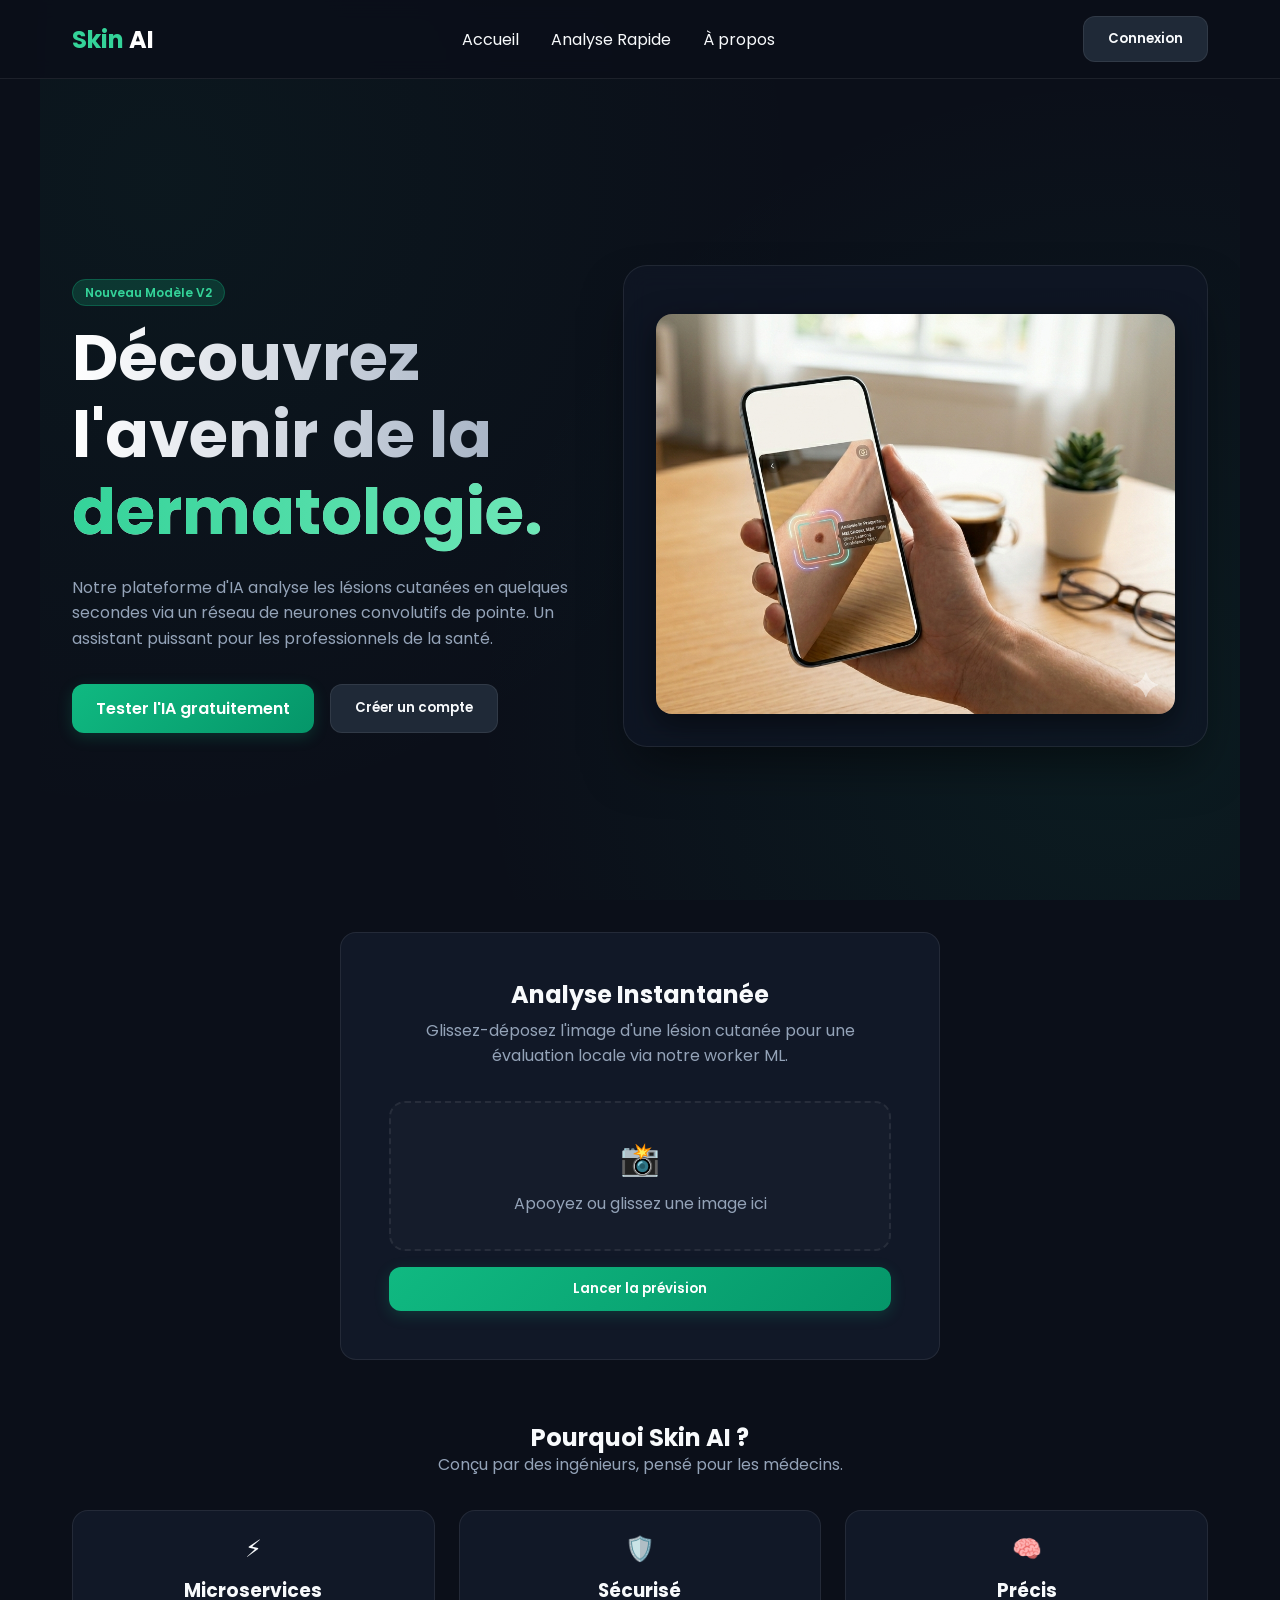
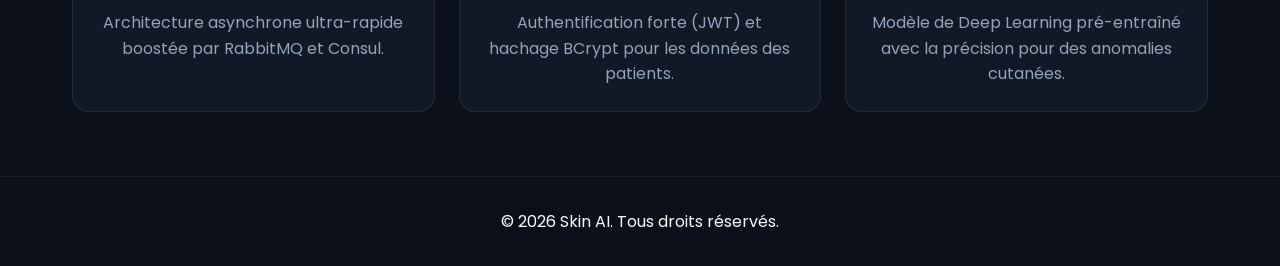
<file: frond-end/index.html>
<!DOCTYPE html>
<html lang="fr" class="dark">
<head>
  <meta charset="UTF-8">
  <meta name="viewport" content="width=device-width, initial-scale=1.0">
  <title>Skin AI - Premium Analysis</title>
  <meta name="description" content="Plateforme intelligente pour la détection de lésions cutanées à partir d'images.">
  
  <link rel="preconnect" href="https://fonts.googleapis.com">
  <link rel="preconnect" href="https://fonts.gstatic.com" crossorigin>
  <link href="https://fonts.googleapis.com/css2?family=Poppins:wght@400;500;600;700&display=swap" rel="stylesheet">
  
  <link rel="stylesheet" href="css/main.css">
</head>
<body>

  <!-- Navbar -->
  <nav class="navbar">
    <div class="container flex justify-between items-center">
      <a href="#" class="nav-brand">Skin <span style="color:white">AI</span></a>
      <div class="nav-links">
        <a href="#home">Accueil</a>
        <a href="#try-it">Analyse Rapide</a>
        <a href="#about">À propos</a>
      </div>
      <div class="nav-actions">
        <!-- Will show Login if logged out, or Dashboard if logged in -->
        <button id="nav-login-btn" class="btn btn-secondary" onclick="app.ui.toggleModal('login-modal')">Connexion</button>
        <a id="nav-dash-btn" href="dashboard.html" class="btn btn-primary hidden">Tableau de bord</a>
      </div>
    </div>
  </nav>

  <!-- Hero Section -->
  <section id="home" class="hero container flex flex-col justify-center">
    <div class="grid grid-cols-2 gap-8 items-center mt-8">
      <div class="hero-content fade-in">
        <div class="badge mb-4"><span class="status-badge">Nouveau Modèle V2</span></div>
        <h1>Découvrez l'avenir de la <br/><span class="text-gradient">dermatologie.</span></h1>
        <p class="mb-8 font-medium">
          Notre plateforme d'IA analyse les lésions cutanées en quelques secondes via un réseau de neurones convolutifs de pointe. 
          Un assistant puissant pour les professionnels de la santé.
        </p>
        <div class="flex gap-4">
          <a href="#try-it" class="btn btn-primary">Tester l'IA gratuitement</a>
          <button class="btn btn-secondary" onclick="app.ui.toggleModal('register-modal')">Créer un compte</button>
        </div>
      </div>
      <div class="hero-image glass-panel fade-in text-center flex justify-center items-center">
        <!-- Re-using existing img.png but wrapped nicely. If missing, it fails gracefully. -->
        <img src="img.png" alt="Vue d'analyse" class="preview-img" style="border: none; max-height: 400px; width: auto; border-radius: 1rem; box-shadow: 0 10px 30px rgba(0,0,0,0.5);" />
      </div>
    </div>
  </section>

  <!-- Try It / AI Section -->
  <section id="try-it" class="container mt-8 mb-8 fade-in">
    <div class="glass-card" style="max-width: 600px; margin: 0 auto; padding: 3rem;">
      <div class="text-center mb-8">
        <h2 class="mb-2">Analyse Instantanée</h2>
        <p>Glissez-déposez l'image d'une lésion cutanée pour une évaluation locale via notre worker ML.</p>
      </div>

      <div id="drop-zone" class="drop-zone">
        <span style="font-size: 2rem;">📸</span>
        <p class="mt-2 text-muted">Apooyez ou glissez une image ici</p>
        <input type="file" id="ai-file-input" accept="image/*" class="hidden">
      </div>

      <img id="ai-preview" class="preview-img hidden" alt="Prévisualisation">

      <div id="ai-progress-container" class="progress-container hidden">
        <div id="ai-progress-bar" class="progress-bar"></div>
      </div>

      <button id="ai-btn-predict" class="btn btn-primary mt-4" style="width: 100%;" disabled>Lancer la prévision</button>

      <div id="ai-result" class="mt-4 text-center glass-card hidden border-0" style="background: rgba(16, 185, 129, 0.1);">
        <!-- Results injected here -->
      </div>
    </div>
  </section>

  <!-- About Section -->
  <section id="about" class="container mt-8 mb-8 fade-in">
    <div class="text-center mb-8">
      <h2>Pourquoi Skin AI ?</h2>
      <p>Conçu par des ingénieurs, pensé pour les médecins.</p>
    </div>
    <div class="grid grid-cols-3 gap-6">
      <div class="glass-card text-center">
        <h1 class="mb-4">⚡</h1>
        <h3>Microservices</h3>
        <p class="text-sm mt-2">Architecture asynchrone ultra-rapide boostée par RabbitMQ et Consul.</p>
      </div>
      <div class="glass-card text-center">
        <h1 class="mb-4">🛡️</h1>
        <h3>Sécurisé</h3>
        <p class="text-sm mt-2">Authentification forte (JWT) et hachage BCrypt pour les données des patients.</p>
      </div>
      <div class="glass-card text-center">
        <h1 class="mb-4">🧠</h1>
        <h3>Précis</h3>
        <p class="text-sm mt-2">Modèle de Deep Learning pré-entraîné avec la précision pour des anomalies cutanées.</p>
      </div>
    </div>
  </section>

  <footer class="mt-8 text-center text-muted" style="padding: 2rem 0; border-top: 1px solid var(--border-subtle);">
    &copy; 2026 Skin AI. Tous droits réservés.
  </footer>

  <!-- Login Modal -->
  <div id="login-modal" class="modal-overlay">
    <div class="modal-content relative">
      <button class="modal-close" onclick="app.ui.toggleModal('login-modal')">&times;</button>
      <h2 class="mb-4">Bon retour</h2>
      <form id="login-form">
        <div class="input-group">
          <label class="input-label">Email</label>
          <input type="email" id="login-email" class="input-field" required>
        </div>
        <div class="input-group">
          <label class="input-label">Mot de passe</label>
          <input type="password" id="login-password" class="input-field" required>
        </div>
        <div id="login-error" class="mb-4 text-center text-sm" style="color: #EF4444;"></div>
        <button type="submit" class="btn btn-primary" style="width: 100%;">Se connecter</button>
      </form>
      <p class="text-center mt-4 text-sm text-muted">
        Pas de compte ? <a href="#" onclick="app.ui.toggleModal('login-modal'); app.ui.toggleModal('register-modal');" class="text-gradient hover:underline">S'inscrire</a>
      </p>
    </div>
  </div>

  <!-- Register Modal -->
  <div id="register-modal" class="modal-overlay">
    <div class="modal-content relative">
      <button class="modal-close" onclick="app.ui.toggleModal('register-modal')">&times;</button>
      <h2 class="mb-4">Créer un compte</h2>
      <form id="register-form">
        <div class="input-group">
          <label class="input-label">Email</label>
          <input type="email" id="reg-email" class="input-field" required>
        </div>
        <div class="input-group">
          <label class="input-label">Mot de passe</label>
          <input type="password" id="reg-password" class="input-field" required>
        </div>
        <div id="reg-error" class="mb-4 text-center text-sm" style="color: #EF4444;"></div>
        <button type="submit" class="btn btn-primary" style="width: 100%;">S'inscrire</button>
      </form>
    </div>
  </div>

  <script src="js/api.js"></script>
  <script src="js/app.js"></script>
</body>
</html>
</file>
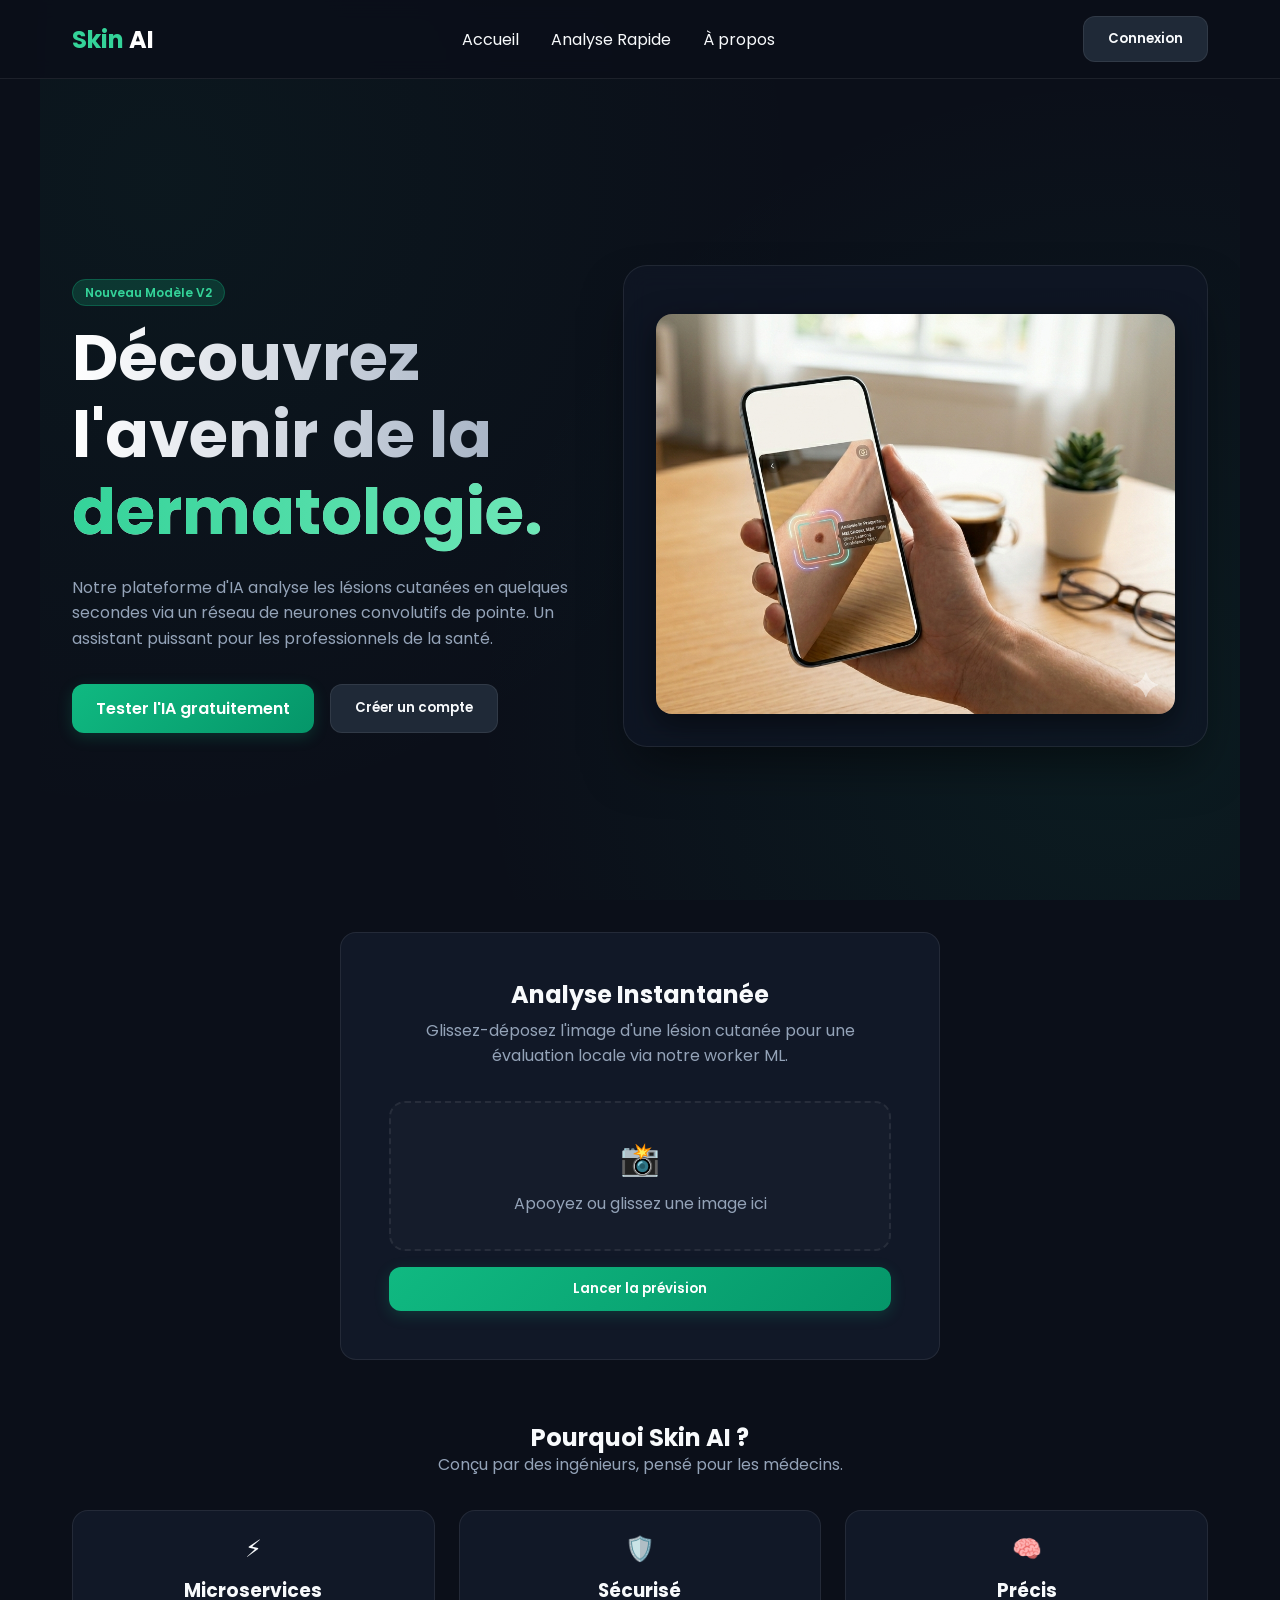
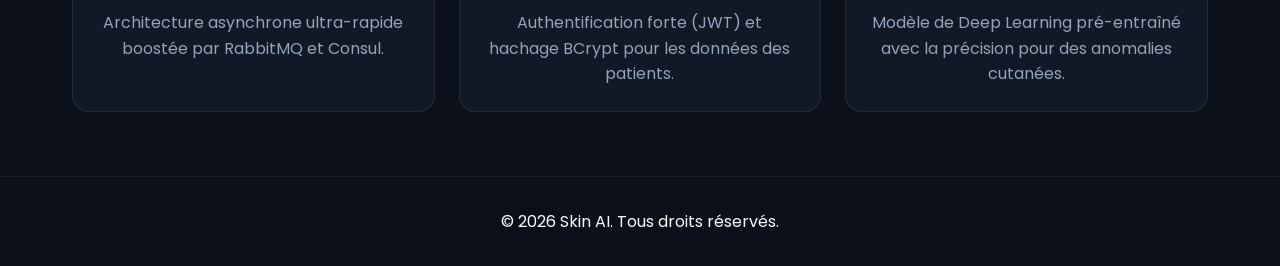
<file: frond-end/dashboard.html>
<!DOCTYPE html>
<html lang="fr" class="dark">
<head>
  <meta charset="UTF-8">
  <meta name="viewport" content="width=device-width, initial-scale=1.0">
  <title>Tableau de bord - Skin AI</title>
  <link rel="preconnect" href="https://fonts.googleapis.com">
  <link rel="preconnect" href="https://fonts.gstatic.com" crossorigin>
  <link href="https://fonts.googleapis.com/css2?family=Poppins:wght@400;500;600;700&display=swap" rel="stylesheet">
  <link rel="stylesheet" href="css/main.css">
  
  <script>
    // Redirect if not authenticated (simple check)
    if (!localStorage.getItem("api_token")) {
      window.location.href = "index.html";
    }
  </script>
</head>
<body>

  <!-- Navbar -->
  <nav class="navbar" style="border-bottom: 1px solid var(--bg-panel);">
    <div class="container flex justify-between items-center" style="max-width: 100%;">
      <a href="index.html" class="nav-brand">Skin <span style="color:white">AI</span></a>
      <div class="nav-actions">
        <button onclick="window.api.auth.logout(); window.location.href='index.html'" class="btn btn-secondary border-0" style="padding: 0.5rem 1rem;">
          Se déconnecter
        </button>
      </div>
    </div>
  </nav>

  <div class="dashboard fade-in">
    <!-- Sidebar -->
    <aside class="sidebar block">
      <div class="mb-8 mt-4">
        <h3 class="text-secondary" style="font-size: 0.8rem; text-transform: uppercase; letter-spacing: 1px;">Navigation</h3>
      </div>
      <a href="#" class="sidebar-link active" id="tab-btn-patients">Patients</a>
      <a href="#" class="sidebar-link" id="tab-btn-analyses">Analyses</a>
      
      <div class="mt-8 pt-4" style="border-top: 1px solid var(--border-subtle)">
         <p class="text-muted" style="font-size: 0.75rem;">Worker Asynchrone : Actif</p>
         <p class="text-muted" style="font-size: 0.75rem;">Modèles ML : Chargés</p>
      </div>
    </aside>

    <!-- Content Area -->
    <main class="dashboard-content">
      
      <!-- Patients Section -->
      <section id="section-patients">
        <div class="flex justify-between items-center mb-8">
          <h2>Gestion des Patients</h2>
          <button class="btn btn-primary" onclick="app.ui.toggleModal('create-patient-modal')">+ Nouveau Patient</button>
        </div>

        <div class="glass-card" style="padding: 0;">
          <ul id="patients-list" class="data-list" style="margin: 0; padding: 1rem;">
            <!-- Patients injected here by app.js -->
            <li class="text-muted justify-center border-0" style="background: transparent;">Chargement...</li>
          </ul>
        </div>
      </section>

      <!-- Analyses Section -->
      <section id="section-analyses" class="hidden">
        <div class="flex justify-between items-center mb-8">
          <h2>Historique des Analyses</h2>
          <button class="btn btn-primary" onclick="app.ui.toggleModal('create-analysis-modal')">+ Nouvelle Analyse</button>
        </div>

        <div class="glass-card" style="padding: 0;">
          <ul id="analyses-list" class="data-list" style="margin: 0; padding: 1rem;">
            <!-- Analyses injected here by app.js -->
            <li class="text-muted justify-center border-0" style="background: transparent;">Chargement...</li>
          </ul>
        </div>
      </section>

    </main>
  </div>

  <!-- Create Patient Modal -->
  <div id="create-patient-modal" class="modal-overlay">
    <div class="modal-content relative">
      <button class="modal-close" onclick="app.ui.toggleModal('create-patient-modal')">&times;</button>
      <h2 class="mb-4">Nouveau Patient</h2>
      <form id="create-patient-form">
        <div class="input-group">
          <label class="input-label">Nom complet</label>
          <input type="text" id="patient-name" class="input-field" required>
        </div>
        <div class="input-group">
          <label class="input-label">Notes (Optionnel)</label>
          <textarea id="patient-notes" class="input-field" style="min-height: 100px; resize: vertical;"></textarea>
        </div>
        <button type="submit" class="btn btn-primary mt-4" style="width: 100%;">Enregistrer</button>
      </form>
    </div>
  </div>

  <!-- Create Analysis Modal -->
  <div id="create-analysis-modal" class="modal-overlay">
    <div class="modal-content relative">
      <button class="modal-close" onclick="app.ui.toggleModal('create-analysis-modal')">&times;</button>
      <h2 class="mb-4">Nouvelle Analyse</h2>
      <form id="create-analysis-form">
        <div class="input-group">
          <label class="input-label">Patient</label>
          <select id="analysis-patient-id" class="input-field relative" style="appearance: auto;" required>
            <option value="">Sélectionner un patient...</option>
          </select>
        </div>
        
        <div class="input-group">
          <label class="input-label">Image de la lésion</label>
          <div id="analysis-drop-zone" class="drop-zone" style="padding: 1.5rem;">
            <span>📸 Glissez une image</span>
            <input type="file" id="analysis-file-input" accept="image/*" class="hidden" required>
          </div>
          <img id="analysis-preview" class="preview-img hidden" alt="Aperçu">
        </div>

        <button type="submit" class="btn btn-primary mt-4" style="width: 100%;">
          Envoyer (Worker Asynchrone)
        </button>
      </form>
    </div>
  </div>

  <script src="js/api.js"></script>
  <script src="js/app.js"></script>
</body>
</html>
</file>
<file: frond-end/css/main.css>
/* 
 * Premium Skin AI - Global Styles 
 * Beautiful dark mode, emerald theme, glassmorphism.
 */

:root {
  /* Colors */
  --bg-base: #0B0F19;      /* slate-950 */
  --bg-surface: #111827;   /* slate-900 */
  --bg-panel: #1F2937;     /* slate-800 */
  
  --text-primary: #F8FAFC; /* slate-50 */
  --text-secondary: #94A3B8; /* slate-400 */
  --text-muted: #64748B;   /* slate-500 */
  
  --emerald-400: #34D399;
  --emerald-500: #10B981;
  --emerald-600: #059669;
  
  --accent-glow: rgba(16, 185, 129, 0.2);
  --border-subtle: rgba(255, 255, 255, 0.08);

  /* Typography */
  --font-main: 'Poppins', 'Inter', system-ui, -apple-system, sans-serif;
}

/* Reset & Base HTML */
* {
  margin: 0;
  padding: 0;
  box-sizing: border-box;
}

html {
  scroll-behavior: smooth;
  font-family: var(--font-main);
  background-color: var(--bg-base);
  color: var(--text-primary);
}

body {
  min-height: 100vh;
  display: flex;
  flex-direction: column;
  overflow-x: hidden;
}

/* Typography styles */
h1, h2, h3, h4, h5, h6 {
  color: var(--text-primary);
  font-weight: 700;
  line-height: 1.2;
}

a {
  color: inherit;
  text-decoration: none;
  transition: color 0.3s ease;
}
a:hover {
  color: var(--emerald-400);
}

p {
  color: var(--text-secondary);
  line-height: 1.6;
}

/* Layout Utilities */
.container {
  max-width: 1200px;
  margin: 0 auto;
  padding: 0 2rem;
  width: 100%;
}

.flex { display: flex; }
.flex-col { flex-direction: column; }
.items-center { align-items: center; }
.justify-center { justify-content: center; }
.justify-between { justify-content: space-between; }
.gap-2 { gap: 0.5rem; }
.gap-4 { gap: 1rem; }
.gap-6 { gap: 1.5rem; }
.gap-8 { gap: 2rem; }

/* Grid Utilities */
.grid { display: grid; }
.grid-cols-2 { grid-template-columns: repeat(2, 1fr); }
.grid-cols-3 { grid-template-columns: repeat(3, 1fr); }

@media (max-width: 768px) {
  .grid-cols-2, .grid-cols-3 { grid-template-columns: 1fr; }
}

/* Components */

/* Buttons */
.btn {
  display: inline-flex;
  align-items: center;
  justify-content: center;
  padding: 0.75rem 1.5rem;
  border-radius: 0.75rem;
  font-weight: 600;
  cursor: pointer;
  border: none;
  transition: all 0.3s cubic-bezier(0.4, 0, 0.2, 1);
  font-family: var(--font-main);
}

.btn-primary {
  background: linear-gradient(135deg, var(--emerald-500), var(--emerald-600));
  color: white;
  box-shadow: 0 4px 15px var(--accent-glow);
}

.btn-primary:hover {
  transform: translateY(-2px);
  box-shadow: 0 8px 25px rgba(16, 185, 129, 0.4);
}

.btn-secondary {
  background: var(--bg-panel);
  color: var(--text-primary);
  border: 1px solid var(--border-subtle);
}

.btn-secondary:hover {
  background: rgba(255, 255, 255, 0.05);
  transform: translateY(-2px);
}

.btn-danger {
  background: #EF4444;
  color: white;
}
.btn-danger:hover {
  background: #DC2626;
}

/* Inputs & Forms */
.input-group {
  margin-bottom: 1rem;
}

.input-label {
  display: block;
  font-size: 0.875rem;
  color: var(--text-secondary);
  margin-bottom: 0.5rem;
}

.input-field {
  width: 100%;
  padding: 0.75rem 1rem;
  background-color: var(--bg-base);
  border: 1px solid var(--border-subtle);
  border-radius: 0.75rem;
  color: var(--text-primary);
  font-family: var(--font-main);
  transition: all 0.3s ease;
  outline: none;
}

.input-field:focus {
  border-color: var(--emerald-500);
  box-shadow: 0 0 0 3px var(--accent-glow);
}

/* Glassmorphism Panels */
.glass-panel {
  background: rgba(17, 24, 39, 0.7);
  backdrop-filter: blur(12px);
  -webkit-backdrop-filter: blur(12px);
  border: 1px solid var(--border-subtle);
  border-radius: 1.5rem;
  padding: 2rem;
  box-shadow: 0 25px 50px -12px rgba(0, 0, 0, 0.5);
}

.glass-card {
  background: var(--bg-surface);
  border: 1px solid var(--border-subtle);
  border-radius: 1rem;
  padding: 1.5rem;
  transition: transform 0.3s ease, border-color 0.3s ease;
}

.glass-card:hover {
  transform: translateY(-5px);
  border-color: rgba(16, 185, 129, 0.3);
}

/* Navbar */
.navbar {
  position: fixed;
  top: 0;
  width: 100%;
  z-index: 50;
  background: rgba(11, 15, 25, 0.85);
  backdrop-filter: blur(10px);
  border-bottom: 1px solid var(--border-subtle);
  padding: 1rem 0;
}

.nav-brand {
  font-size: 1.5rem;
  font-weight: 700;
  color: var(--emerald-400);
}

.nav-links {
  display: flex;
  gap: 2rem;
}

/* Hero Section */
.hero {
  min-height: 100vh;
  display: flex;
  align-items: center;
  position: relative;
  overflow: hidden;
  padding-top: 5rem;
  background: radial-gradient(circle at 10% 20%, rgba(16, 185, 129, 0.05) 0%, transparent 50%),
              radial-gradient(circle at 90% 80%, rgba(16, 185, 129, 0.08) 0%, transparent 50%);
}

.hero h1 {
  font-size: 4rem;
  margin-bottom: 1.5rem;
  background: linear-gradient(to right, #fff, #94A3B8);
  -webkit-background-clip: text;
  -webkit-text-fill-color: transparent;
}

.text-gradient {
  background: linear-gradient(to right, var(--emerald-400), #6EE7B7);
  -webkit-background-clip: text;
  -webkit-text-fill-color: transparent;
}

/* Modals */
.modal-overlay {
  position: fixed;
  inset: 0;
  background: rgba(0, 0, 0, 0.7);
  backdrop-filter: blur(5px);
  z-index: 100;
  display: flex;
  align-items: center;
  justify-content: center;
  opacity: 0;
  visibility: hidden;
  transition: all 0.3s ease;
}

.modal-overlay.active {
  opacity: 1;
  visibility: visible;
}

.modal-content {
  background: var(--bg-surface);
  border: 1px solid var(--border-subtle);
  border-radius: 1.5rem;
  padding: 2rem;
  width: 100%;
  max-width: 400px;
  transform: translateY(20px);
  transition: all 0.4s cubic-bezier(0.4, 0, 0.2, 1);
  box-shadow: 0 25px 50px -12px rgba(0,0,0,0.5);
}

.modal-overlay.active .modal-content {
  transform: translateY(0);
}

.modal-close {
  background: none;
  border: none;
  color: var(--text-secondary);
  font-size: 1.5rem;
  cursor: pointer;
  position: absolute;
  top: 1rem;
  right: 1.5rem;
}

.modal-close:hover {
  color: white;
}

/* Utilities & Animations */
.text-center { text-align: center; }
.mt-2 { margin-top: 0.5rem; }
.mt-4 { margin-top: 1rem; }
.mt-8 { margin-top: 2rem; }
.mb-2 { margin-bottom: 0.5rem; }
.mb-4 { margin-bottom: 1rem; }
.mb-8 { margin-bottom: 2rem; }

.hidden { display: none !important; }

.fade-in {
  opacity: 0;
  transform: translateY(20px);
  transition: opacity 0.6s ease, transform 0.6s ease;
}

.fade-in.show {
  opacity: 1;
  transform: translateY(0);
}

/* File Drop Zone */
.drop-zone {
  border: 2px dashed var(--border-subtle);
  border-radius: 1rem;
  padding: 2rem;
  text-align: center;
  cursor: pointer;
  transition: all 0.3s ease;
  background: rgba(255, 255, 255, 0.02);
}

.drop-zone:hover, .drop-zone.dragover {
  border-color: var(--emerald-500);
  background: var(--accent-glow);
}

/* Progress bar container */
.progress-container {
  width: 100%;
  height: 0.5rem;
  background: var(--bg-panel);
  border-radius: 999px;
  overflow: hidden;
  margin-top: 1rem;
}

/* The progress bar inside container */
.progress-bar {
  height: 100%;
  width: 0%;
  background: linear-gradient(90deg, var(--emerald-600), var(--emerald-400));
  transition: width 0.3s ease;
  border-radius: 999px;
}

/* Lists and Tables */
.data-list {
  list-style: none;
}

.data-list li {
  padding: 1rem;
  background: var(--bg-panel);
  border: 1px solid var(--border-subtle);
  border-radius: 0.5rem;
  margin-bottom: 0.5rem;
  display: flex;
  justify-content: space-between;
  align-items: center;
}

.status-badge {
  padding: 0.25rem 0.75rem;
  border-radius: 999px;
  font-size: 0.75rem;
  font-weight: 600;
  background: var(--accent-glow);
  color: var(--emerald-400);
  border: 1px solid rgba(16, 185, 129, 0.3);
}

.status-badge.error {
  background: rgba(239, 68, 68, 0.2);
  color: #F87171;
  border-color: rgba(239, 68, 68, 0.3);
}

/* Dashboard Layout */
.dashboard {
  display: flex;
  min-height: 100vh;
  padding-top: 4.5rem; /* Space for navbar */
}

.sidebar {
  width: 250px;
  background: var(--bg-surface);
  border-right: 1px solid var(--border-subtle);
  padding: 2rem 1rem;
  display: flex;
  flex-direction: column;
  gap: 0.5rem;
}

.sidebar-link {
  padding: 0.75rem 1rem;
  border-radius: 0.5rem;
  color: var(--text-secondary);
  font-weight: 500;
  transition: all 0.2s;
  display: block;
}

.sidebar-link:hover, .sidebar-link.active {
  background: var(--accent-glow);
  color: var(--emerald-400);
}

.dashboard-content {
  flex: 1;
  padding: 2rem;
  overflow-y: auto;
}

/* Image preview max width */
.preview-img {
  width: 100%;
  max-height: 250px;
  object-fit: cover;
  border-radius: 0.75rem;
  border: 1px solid var(--border-subtle);
  margin-top: 1rem;
}

/* Scrollbar */
::-webkit-scrollbar {
  width: 8px;
}
::-webkit-scrollbar-track {
  background: var(--bg-base);
}
::-webkit-scrollbar-thumb {
  background: var(--bg-panel);
  border-radius: 4px;
}
::-webkit-scrollbar-thumb:hover {
  background: var(--text-muted);
}
</file>
